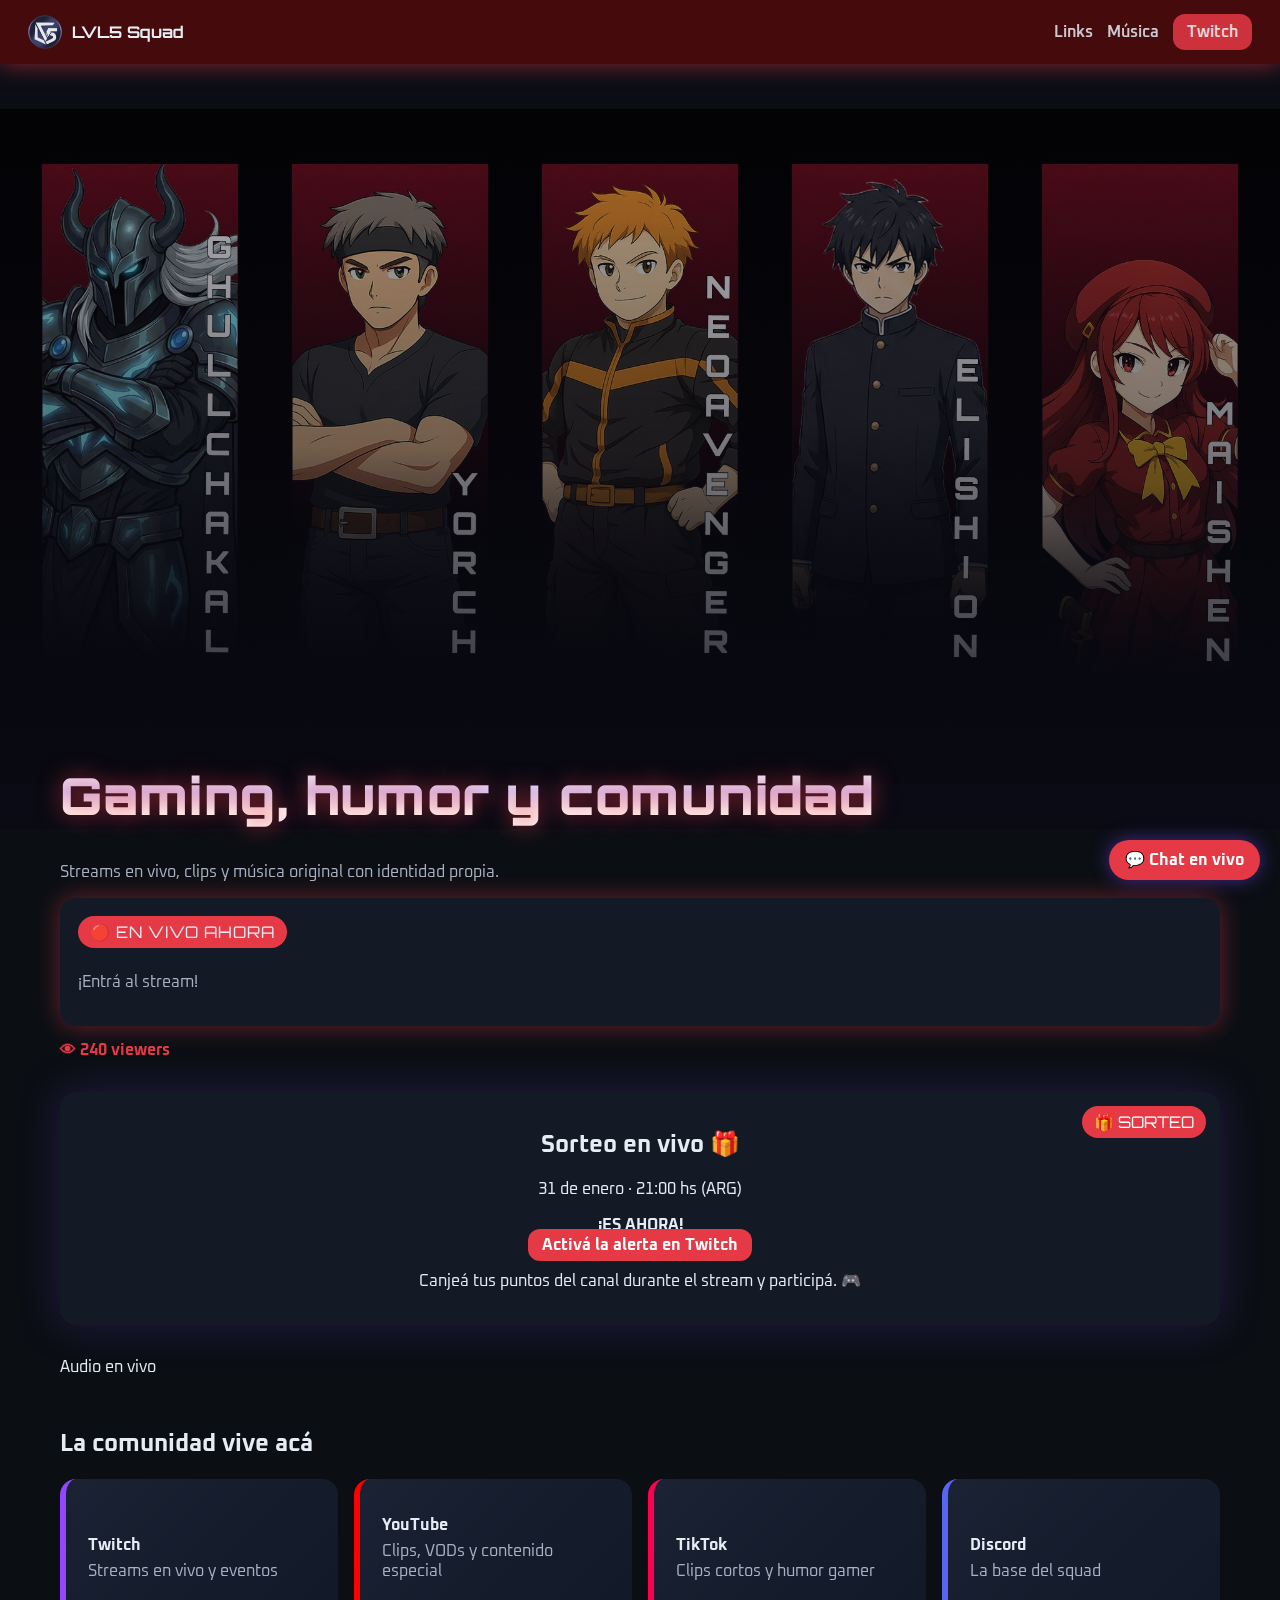
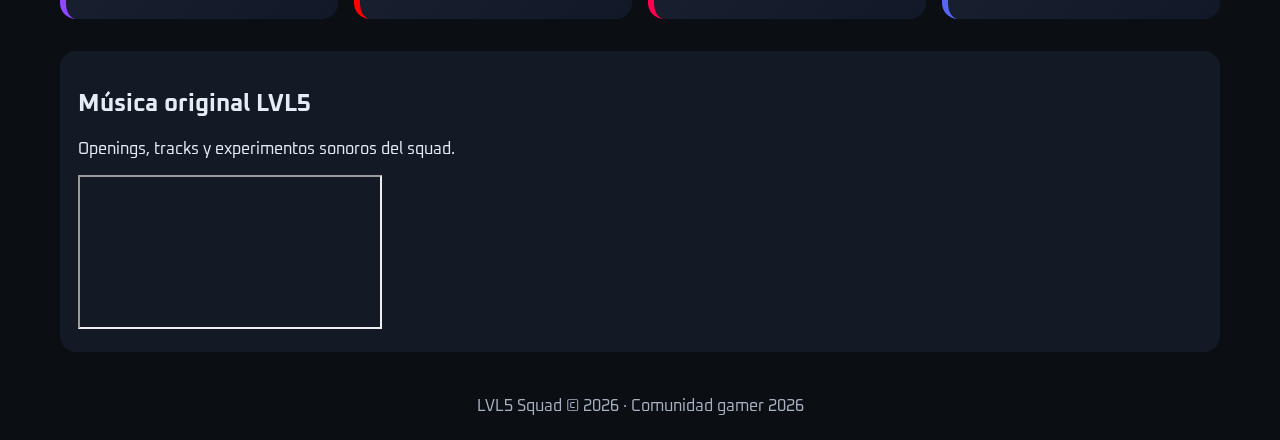
<file: index.html>
<!DOCTYPE html>
<html lang="es">
<head>
  <meta charset="UTF-8" />
  <meta name="viewport" content="width=device-width, initial-scale=1.0"/>
  <title>LVL5 Squad</title>
  <link rel="preconnect" href="https://fonts.googleapis.com">
  <link rel="preconnect" href="https://fonts.gstatic.com" crossorigin>
  <link href="https://fonts.googleapis.com/css2?family=Orbitron:wght@400;600;700;800&family=Oxanium:wght@300;400;500;600;700&display=swap" rel="stylesheet">
  <link rel="stylesheet" href="/assets/css/style.css">
</head>

<body>

<!-- ================= CHAT EMBEBIDO ================= -->

<div class="chat-toggle" id="chatToggle">💬 Chat en vivo</div>

<aside class="chat-panel" id="chatPanel">
  <header class="chat-header">
    <span>Chat en vivo</span>
    <button id="chatClose">✕</button>
  </header>

  <div class="chat-body">
    <iframe
      src="https://www.twitch.tv/embed/lvl5squad/chat?parent=levelfivesquad.com.ar&parent=www.levelfivesquad.com.ar&parent=localhost&parent=127.0.0.1"
      height="100%"
      width="100%"
      frameborder="0">
    </iframe>
  </div>

  
</aside>

<audio id="liveSound" loop>
  <source src="/assets/audio/liveaudio.mp3" type="audio/mpeg">
</audio>

<!-- ================= HEADER ================= -->

<header class="site-header">

  <nav class="navbar">
    <div class="logo">
      <img src="/assets/img/logo.png" alt="LVL5">
      <span>LVL5 Squad</span>
    </div>

    <div class="nav-links">
      <a href="#links">Links</a>
      <a href="#music">Música</a>
      <a class="btn btn-violeta" id="twitchBtn"
         href="https://twitch.tv/lvl5squad" target="_blank">
        Twitch
      </a>
    </div>

    <div class="prelive-badge" id="preliveBadge">
      ⏳ Arranca pronto
    </div>
  </nav>

  <div class="header-banner">
    <div class="banner-overlay"></div>
  </div>

</header>

<!-- ================= MAIN ================= -->

<main class="container">

  <!-- ================= HERO / ESTADO ================= -->

  <section class="hero">
    <h1>Gaming, humor y <span>comunidad</span></h1>
    <p>Streams en vivo, clips y música original con identidad propia.</p>

    <div id="liveCard" class="lvl5-card">
      <span id="livePill">Offline</span>

      <p id="liveNote" class="text-dim small">
        Ahora estamos offline, pero volvemos pronto.
      </p>

      <p id="preliveMessage" class="prelive-message"></p>
    </div>

    <div id="viewerCount" class="viewer-count">
      👁 <span>0</span> viewers
    </div>
  </section>

  <!-- ================= SORTEO (PROTAGONISTA) ================= -->

  <section class="lvl5-card event-alert" id="eventAlert">
    <div class="event-badge">🎁 SORTEO</div>

    <h2>Sorteo en vivo 🎁</h2>
    <p class="event-date">31 de enero · 21:00 hs (ARG)</p>

    <div class="countdown" id="countdown">
      <span><strong id="cdDays">--</strong>d</span>
      <span><strong id="cdHours">--</strong>h</span>
      <span><strong id="cdMinutes">--</strong>m</span>
      <span><strong id="cdSeconds">--</strong>s</span>
    </div>

    <a
      href="https://www.twitch.tv/lvl5squad"
      target="_blank"
      class="btn btn-violeta event-btn"
      id="eventBtn">
      Activá la alerta en Twitch
    </a>

    <p class="event-note">
      Canjeá tus puntos del canal durante el stream y participá. 🎮
    </p>
  </section>


  <!-- ================= AUDIO LIVE ================= -->

  <div class="sound-indicator">
    <div class="sound-bars">
      <span></span><span></span><span></span>
    </div>
    <span>Audio en vivo</span>
  </div>

  <!-- ================= COMUNIDAD ================= -->

  <section id="links" class="social-section">
    <h2 class="section-title">La comunidad vive acá</h2>

    <div class="social-grid">
      <a class="social-card twitch" href="https://twitch.tv/lvl5squad" target="_blank">
        Twitch
        <p>Streams en vivo y eventos</p>
      </a>

      <a class="social-card youtube" href="https://www.youtube.com/@lvl5squad" target="_blank">
        YouTube
        <p>Clips, VODs y contenido especial</p>
      </a>

      <a class="social-card tiktok" href="https://www.tiktok.com/@lvl5squad" target="_blank">
        TikTok
        <p>Clips cortos y humor gamer</p>
      </a>

      <a class="social-card discord" href="#" target="_blank">
        Discord
        <p>La base del squad</p>
      </a>
    </div>
  </section>

  <!-- ================= MÚSICA ================= -->

  <section id="music" class="lvl5-card">
    <h2>Música original LVL5</h2>
    <p class="text-dim">Openings, tracks y experimentos sonoros del squad.</p>

    <div class="music-embed">
      <iframe
        src="https://www.youtube.com/embed/videoseries?list=PLNHmFLkxCLN540kb-0phwxSRf64c7iuPi"
        allowfullscreen>
      </iframe>
    </div>
  </section>

</main>

<footer>
  LVL5 Squad © 2026 · Comunidad gamer <span id="y"></span>
</footer>

<script src="/assets/js/script.js"></script>
</body>
</html>
</file>
<file: assets/css/style.css>
/* =====================================================
   VARIABLES + FUENTES
   ===================================================== */

:root{
  --font-title:'Orbitron', system-ui, sans-serif;
  --font-body:'Oxanium', system-ui, sans-serif;

  --bg:#0b0f14;
  --card:#131a26;
  --text:#e5ecf4;
  --dim:#a7b1c2;

  --violeta:#6c3bd9;
  --rojo:#e63946;

  --radius:16px;
}

*{ box-sizing:border-box; }

body{
  margin:0;
  font-family:var(--font-body);
  background:var(--bg);
  color:var(--text);
  padding-top:64px;
}

a{ text-decoration:none; color:inherit; }

/* =====================================================
   HEADER / NAVBAR
   ===================================================== */

.site-header{
  position:relative;
  overflow:hidden;
}

.navbar{
  position:fixed;
  top:0; left:0; right:0;
  z-index:10;
  display:flex;
  justify-content:space-between;
  align-items:center;
  padding:14px 28px;
  background:rgba(11,15,20,.65);
  backdrop-filter:blur(10px) saturate(140%);
  transition:transform .35s ease, background .3s, box-shadow .3s;
}

.navbar.nav-hidden{ transform:translateY(-110%); }

.logo{
  display:flex;
  gap:10px;
  align-items:center;
  font-family:var(--font-title);
  font-weight:700;
}

.logo img{ width:34px; }

.nav-links{
  display:flex;
  gap:14px;
  align-items:center;
}

.nav-links a{ opacity:.85; font-weight:600; }
.nav-links a:hover{ opacity:1; }

/* Glow violeta base (OFFLINE) */
.navbar{
  box-shadow:
    0 0 18px rgba(108,59,217,.25),
    inset 0 -1px 0 rgba(255,255,255,.05);
}


/* =====================================================
   BOTONES
   ===================================================== */

.btn{
  font-family:var(--font-body);
  font-weight:700;
  padding:8px 14px;
  border-radius:12px;
}

.btn-violeta{
  background:var(--violeta);
  color:white;
  transition:.25s;
}

.btn-violeta:hover{
  transform:translateY(-1px);
  box-shadow:0 0 24px rgba(108,59,217,.7);
}

/* =====================================================
   BANNER
   ===================================================== */

.header-banner{
  min-height:85vh;
  background:url("/assets/img/squad.jpg") center/contain no-repeat;
  background-color:#0b0f14;
  position:relative;
  animation:banner-breathe 18s ease-in-out infinite;
}

@keyframes banner-breathe{
  0%,100%{ background-position:50% 50%; }
  50%{ background-position:50% 42%; }
}

.header-banner::before{
  content:"";
  position:absolute;
  inset:0;
  background:linear-gradient(
    to bottom,
    rgba(10,10,20,.25),
    rgba(10,10,20,.55),
    rgba(10,10,20,.95)
  );
}

/* =====================================================
   LAYOUT
   ===================================================== */

.container{
  max-width:1200px;
  margin:0 auto;
  padding:20px;
  display:grid;
  gap:32px;
}

.lvl5-card{
  background:var(--card);
  border-radius:var(--radius);
  padding:18px;
}

/* =====================================================
   HERO
   ===================================================== */

.hero{
  margin-top:-120px;
  position:relative;
}

.hero h1{
  font-family:var(--font-title);
  font-size:clamp(2.4rem,4vw,3.2rem);
  font-weight:900;
  letter-spacing:.8px;
  text-shadow:0 0 14px rgba(108,59,217,.35);
}

.hero p{ color:var(--dim); }

/* =====================================================
   LIVE CARD
   ===================================================== */

#livePill{
  display:inline-block;
  padding:6px 12px;
  border-radius:999px;
  background:#2a3142;
  margin-bottom:8px;
  font-family:var(--font-title);
  letter-spacing:1px;
}

#livePill.live{
  background:var(--rojo);
  animation:live-blink 1.2s infinite;
}

@keyframes live-blink{
  0%,100%{ opacity:1 }
  50%{ opacity:.6 }
}

#liveCard.is-live{
  box-shadow:0 0 24px rgba(230,57,70,.45);
}

.viewer-count{
  margin-top:14px;
  font-weight:700;
  color:var(--rojo);
}

/* =====================================================
   CHAT
   ===================================================== */

.chat-toggle{
  position:fixed;
  bottom:20px;
  right:20px;
  z-index:50;
  background:var(--violeta);
  color:white;
  padding:10px 16px;
  border-radius:999px;
  font-weight:700;
  cursor:pointer;
  box-shadow:0 0 18px rgba(108,59,217,.6);
}

.chat-panel{
  position:fixed;
  top:0;
  right:0;
  width:340px;
  max-width:90vw;
  height:100vh;
  background:#0b0f14;
  transform:translateX(100%);
  transition:.35s;
  z-index:60;
  display:flex;
  flex-direction:column;
}

.chat-panel.open{ transform:translateX(0); }

.chat-header{
  padding:14px;
  background:#131a26;
  display:flex;
  justify-content:space-between;
}

.chat-body{ flex:1; background:black; }

/* =====================================================
   EVENTO / COUNTDOWN
   ===================================================== */

.event-alert{
  text-align:center;
  position:relative;
  box-shadow:0 0 40px rgba(108,59,217,.25);
}

.event-badge{
  position:absolute;
  top:14px;
  right:14px;
  background:var(--violeta);
  color:white;
  padding:6px 12px;
  border-radius:999px;
  font-family:var(--font-title);
}

.countdown{
  display:flex;
  justify-content:center;
  gap:14px;
}

.countdown span{
  background:#0b0f14;
  padding:10px 12px;
  border-radius:12px;
}

/* =====================================================
   SOCIAL CARDS (RESTAURADAS)
   ===================================================== */

.social-grid{
  display:grid;
  gap:16px;
}

@media (min-width:768px){
  .social-grid{ grid-template-columns:repeat(2,1fr); }
}

@media (min-width:1024px){
  .social-grid{ grid-template-columns:repeat(4,1fr); }
}

.social-card{
  background:linear-gradient(135deg,#1a2233,#111827);
  border-radius:16px;
  padding:22px;
  min-height:140px;
  display:flex;
  flex-direction:column;
  justify-content:flex-end;
  font-weight:700;
  transition:.25s;
}

.social-card p{
  margin-top:6px;
  color:var(--dim);
  font-weight:400;
}

.social-card:hover{ transform:translateY(-4px); }

.social-card.twitch{ border-left:6px solid #9146ff; }
.social-card.youtube{ border-left:6px solid #ff0000; }
.social-card.tiktok{ border-left:6px solid #ff0050; }
.social-card.discord{ border-left:6px solid #5865f2; }

/* =====================================================
   PRE-LIVE (VIOLETA · EXPECTATIVA)
   ===================================================== */

body.is-prelive{
  --violeta:#9b6cff;
}

body.is-prelive .navbar{
  background:rgba(60,30,120,.75);
  box-shadow:0 0 30px rgba(155,108,255,.65);
}


body.is-prelive .header-banner::after{
  content:"";
  position:absolute;
  inset:0;
  background:radial-gradient(
    600px 220px at top center,
    rgba(155,108,255,.35),
    transparent 70%
  );
  animation:prelive-pulse 3.5s ease-in-out infinite;
}

@keyframes prelive-pulse{
  0%,100%{ opacity:.35 }
  50%{ opacity:.7 }
}

body.is-prelive #livePill{
  background:linear-gradient(135deg,#9b6cff,#6c3bd9);
  box-shadow:0 0 14px rgba(155,108,255,.6);
}

/* =====================================================
   LIVE (ROJO · IMPACTO)
   ===================================================== */

body.is-live{
  --violeta:var(--rojo);
}

body.is-live .navbar{
  background:rgba(90,10,10,.75);
  box-shadow:0 0 24px rgba(230,57,70,.6);
}

body.is-live .hero h1{
  text-shadow:0 0 22px rgba(230,57,70,.6);
}

/* =====================================================
   FOOTER
   ===================================================== */

footer{
  text-align:center;
  padding:24px;
  color:var(--dim);
}

/* =====================================================
   RESPONSIVE
   ===================================================== */

@media(max-width:768px){
  .header-banner{ min-height:55vh; background-size:cover; }
  .hero{ margin-top:-60px; }
}

@keyframes navbar-violet-pulse{
  0%{
    box-shadow:
      0 0 14px rgba(108,59,217,.25),
      inset 0 -1px 0 rgba(255,255,255,.04);
  }
  50%{
    box-shadow:
      0 0 26px rgba(108,59,217,.45),
      inset 0 -1px 0 rgba(255,255,255,.08);
  }
  100%{
    box-shadow:
      0 0 14px rgba(108,59,217,.25),
      inset 0 -1px 0 rgba(255,255,255,.04);
  }
}

body:not(.is-live):not(.is-prelive) .navbar{
  animation: navbar-violet-pulse 6s ease-in-out infinite;
}
/* =====================================================
   VARIABLES + FUENTES
   ===================================================== */

:root{
  --font-title:'Orbitron', system-ui, sans-serif;
  --font-body:'Oxanium', system-ui, sans-serif;

  --bg:#0b0f14;
  --card:#131a26;
  --text:#e5ecf4;
  --dim:#a7b1c2;

  --violeta:#6c3bd9;
  --rojo:#e63946;

  --radius:16px;
}

*{ box-sizing:border-box; }

body{
  margin:0;
  font-family:var(--font-body);
  background:var(--bg);
  color:var(--text);
  padding-top:64px;
}

a{ text-decoration:none; color:inherit; }

/* =====================================================
   HEADER / NAVBAR (ORIGINAL + PULSO)
   ===================================================== */

.site-header{
  position:relative;
  overflow:hidden;
}

.navbar{
  position:fixed;
  top:0; left:0; right:0;
  z-index:10;
  display:flex;
  justify-content:space-between;
  align-items:center;
  padding:14px 28px;
  background:rgba(11,15,20,.65);
  backdrop-filter:blur(10px) saturate(140%);
  transition:transform .35s ease, background .3s, box-shadow .3s;

  box-shadow:
    0 0 18px rgba(108,59,217,.25),
    inset 0 -1px 0 rgba(255,255,255,.05);
}

.navbar.nav-hidden{ transform:translateY(-110%); }

.logo{
  display:flex;
  gap:10px;
  align-items:center;
  font-family:var(--font-title);
  font-weight:700;
}

.logo img{ width:34px; }

.nav-links{
  display:flex;
  gap:14px;
  align-items:center;
}

.nav-links a{ opacity:.85; font-weight:600; }
.nav-links a:hover{ opacity:1; }

/* Pulso OFFLINE original */
@keyframes navbar-violet-pulse{
  0%{
    box-shadow:
      0 0 14px rgba(108,59,217,.25),
      inset 0 -1px 0 rgba(255,255,255,.04);
  }
  50%{
    box-shadow:
      0 0 26px rgba(108,59,217,.45),
      inset 0 -1px 0 rgba(255,255,255,.08);
  }
  100%{
    box-shadow:
      0 0 14px rgba(108,59,217,.25),
      inset 0 -1px 0 rgba(255,255,255,.04);
  }
}

body:not(.is-live):not(.is-prelive) .navbar{
  animation: navbar-violet-pulse 6s ease-in-out infinite;
}

/* =====================================================
   BANNER
   ===================================================== */

.header-banner{
  min-height:85vh;
  background:url("/assets/img/squad.jpg") center/contain no-repeat;
  background-color:#0b0f14;
  position:relative;
  animation:banner-breathe 18s ease-in-out infinite;
}

@keyframes banner-breathe{
  0%,100%{ background-position:50% 50%; }
  50%{ background-position:50% 42%; }
}

.header-banner::before{
  content:"";
  position:absolute;
  inset:0;
  background:linear-gradient(
    to bottom,
    rgba(10,10,20,.25),
    rgba(10,10,20,.55),
    rgba(10,10,20,.95)
  );
}

/* =====================================================
   HERO (GLOSS RESTAURADO SIN QUITAR TU SOMBRA)
   ===================================================== */

.hero{
  margin-top:-120px;
  position:relative;
}

.hero h1{
  font-family:var(--font-title);
  font-size:clamp(2.4rem,4vw,3.2rem);
  font-weight:900;
  letter-spacing:.8px;

  /* TU sombra original */
  text-shadow:0 0 14px rgba(108,59,217,.35);

  /* NUEVO: gloss */
 background:linear-gradient(
  180deg,
  #ffffff 0%,
  #d9d3ff 45%,
  #ffffff 75%
);

background-clip: text;
-webkit-background-clip: text;
-webkit-text-fill-color: transparent;
color: transparent;


.hero p{ color:var(--dim); }

/* =====================================================
   LIVE CARD + OFFLINE VIDA
   ===================================================== */

#livePill{
  display:inline-block;
  padding:6px 12px;
  border-radius:999px;
  background:#2a3142;
  margin-bottom:8px;
  font-family:var(--font-title);
  letter-spacing:1px;
}

#livePill.live{
  background:var(--rojo);
  animation:live-blink 1.2s infinite;
}

@keyframes live-blink{
  0%,100%{ opacity:1 }
  50%{ opacity:.6 }
}

#liveCard.is-live{
  box-shadow:0 0 24px rgba(230,57,70,.45);
}

/* OFFLINE: respiración suave */
body:not(.is-live) #liveCard{
  animation: idle-card 6s ease-in-out infinite;
}

@keyframes idle-card{
  0%,100%{ box-shadow:0 0 18px rgba(108,59,217,.25); }
  50%{ box-shadow:0 0 36px rgba(108,59,217,.5); }
}

.viewer-count{
  margin-top:14px;
  font-weight:700;
  color:var(--rojo);
}

/* =====================================================
   EVENTO / SORTEO (RESPIRA MEJOR)
   ===================================================== */

.event-alert{
  text-align:center;
  position:relative;
  padding:32px 26px;          /* ← aire */
  margin-top:32px;
  box-shadow:0 0 40px rgba(108,59,217,.25);
}

.event-badge{
  position:absolute;
  top:14px;
  right:14px;
  background:var(--violeta);
  color:white;
  padding:6px 12px;
  border-radius:999px;
  font-family:var(--font-title);
}

.countdown{
  display:flex;
  justify-content:center;
  gap:16px;                  /* ← más separación */
  margin:22px 0;             /* ← respiración */
}

.countdown span{
  background:#0b0f14;
  padding:12px 14px;
  border-radius:12px;
}

/* =====================================================
   PRE-LIVE / LIVE (ORIGINAL INTACTO)
   ===================================================== */

body.is-prelive{
  --violeta:#9b6cff;
}

body.is-prelive .navbar{
  background:rgba(60,30,120,.75);
  box-shadow:0 0 30px rgba(155,108,255,.65);
}

body.is-live{
  --violeta:var(--rojo);
}

body.is-live .navbar{
  background:rgba(90,10,10,.75);
  box-shadow:0 0 24px rgba(230,57,70,.6);
}

/* =====================================================
   FOOTER
   ===================================================== */

footer{
  text-align:center;
  padding:24px;
  color:var(--dim);
}

/* =====================================================
   RESPONSIVE
   ===================================================== */

@media(max-width:768px){
  .header-banner{ min-height:55vh; background-size:cover; }
  .hero{ margin-top:-60px; }
}

/* PATCH · OFFLINE RESPIRA */

body:not(.is-live) #liveCard{
  animation: offline-breathe 6s ease-in-out infinite;
}

@keyframes offline-breathe{
  0%,100%{
    box-shadow: 0 0 18px rgba(108,59,217,.25);
  }
  50%{
    box-shadow: 0 0 36px rgba(108,59,217,.45);
  }
}
/* PATCH · EVENTO RESPIRA */

.event-alert{
  padding: 32px 28px;
}

.event-alert h2{
  margin-bottom: 12px;
}

.countdown{
  margin: 24px 0;
  gap: 18px;
}

.event-btn{
  margin-top: 14px;
}

/* PATCH · NAVBAR VIOLETA SUAVE */

body:not(.is-live):not(.is-prelive) .navbar{
  box-shadow:
    0 0 18px rgba(108,59,217,.25),
    inset 0 -1px 0 rgba(255,255,255,.05);
}
/* PATCH · OFFLINE ROJO CON GLOSS */

body:not(.is-live) #livePill{
  background: linear-gradient(
    180deg,
    #ff6b6b 0%,
    #e63946 45%,
    #b91c1c 100%
  );
  color: white;
  box-shadow:
    0 0 14px rgba(230,57,70,.55),
    inset 0 1px 0 rgba(255,255,255,.35),
    inset 0 -2px 6px rgba(0,0,0,.35);
  position: relative;
  overflow: hidden;
}

/* Gloss superior */
body:not(.is-live) #livePill::after{
  content:"";
  position:absolute;
  inset:0;
  background: linear-gradient(
    to bottom,
    rgba(255,255,255,.45),
    rgba(255,255,255,.05) 55%,
    transparent 70%
  );
  pointer-events:none;
  opacity:.65;
}

/* OFFLINE respira suave */
body:not(.is-live) #livePill{
  animation: offline-red-breathe 5.5s ease-in-out infinite;
}

@keyframes offline-red-breathe{
  0%,100%{
    box-shadow:
      0 0 14px rgba(230,57,70,.45),
      inset 0 1px 0 rgba(255,255,255,.35),
      inset 0 -2px 6px rgba(0,0,0,.35);
  }
  50%{
    box-shadow:
      0 0 26px rgba(230,57,70,.75),
      inset 0 1px 0 rgba(255,255,255,.45),
      inset 0 -2px 8px rgba(0,0,0,.45);
  }
}
/* PATCH · RELIEVE BASE DEL BANNER */

.header-banner{
  transform-style: preserve-3d;
  perspective: 1200px;
}

.header-banner::after{
  content:"";
  position:absolute;
  inset:0;
  background:
    radial-gradient(
      1200px 420px at center,
      rgba(255,255,255,.06),
      transparent 70%
    );
  pointer-events:none;
  transition:opacity .6s ease;
  opacity:.35;
}

@media (hover:hover) and (pointer:fine){

  .header-banner{
    transition: transform .6s ease, box-shadow .6s ease;
  }

  .header-banner:hover{
    transform: translateY(-6px) scale(1.01);
    box-shadow:
      0 40px 80px rgba(0,0,0,.55),
      inset 0 0 60px rgba(255,255,255,.05);
  }

  .header-banner:hover::after{
    opacity:.6;
  }
}
/* OFFLINE · violeta suave */
body:not(.is-live):not(.is-prelive) .header-banner:hover::after{
  background:
    radial-gradient(
      900px 360px at center,
      rgba(108,59,217,.25),
      transparent 70%
    );
}

/* PRE-LIVE · violeta eléctrico */
body.is-prelive .header-banner:hover::after{
  background:
    radial-gradient(
      900px 360px at center,
      rgba(155,108,255,.45),
      transparent 70%
    );
}

/* LIVE · rojo impacto */
body.is-live .header-banner:hover::after{
  background:
    radial-gradient(
      900px 360px at center,
      rgba(230,57,70,.55),
      transparent 70%
    );
}

/* =========================
   FIX · VIEWER COUNT
   ========================= */

.viewer-count{
  display:inline-flex;
  align-items:center;
  gap:6px;

  margin-top:12px;
  padding:6px 12px;

  font-weight:700;
  font-size:.9rem;

  color:#fff;
  background:rgba(230,57,70,.12);

  border-radius:999px;

  box-shadow:
    0 0 14px rgba(230,57,70,.45),
    inset 0 0 6px rgba(255,255,255,.12);
}

/* Punto rojo animado */
.viewer-count::before{
  content:"";
  width:8px;
  height:8px;
  border-radius:50%;
  background:#e63946;
  box-shadow:0 0 8px rgba(230,57,70,.9);
  animation: viewer-pulse 1.4s infinite;
}

@keyframes viewer-pulse{
  0%,100%{ opacity:1; }
  50%{ opacity:.4; }
}

/* En OFFLINE sigue rojo pero más suave */
body:not(.is-live) .viewer-count{
  background:rgba(230,57,70,.08);
  box-shadow:0 0 10px rgba(230,57,70,.25);
}

/* =========================
   LIVE AUDIO – estado activo
   ========================= */

.sound-indicator.playing {
  opacity: 1;
  transform: none;
}

.sound-indicator.playing .sound-bars span {
  animation-play-state: running;
}

/* cuando NO suena, las barras se frenan */
.sound-bars span {
  animation-play-state: paused;
}
}
</file>
